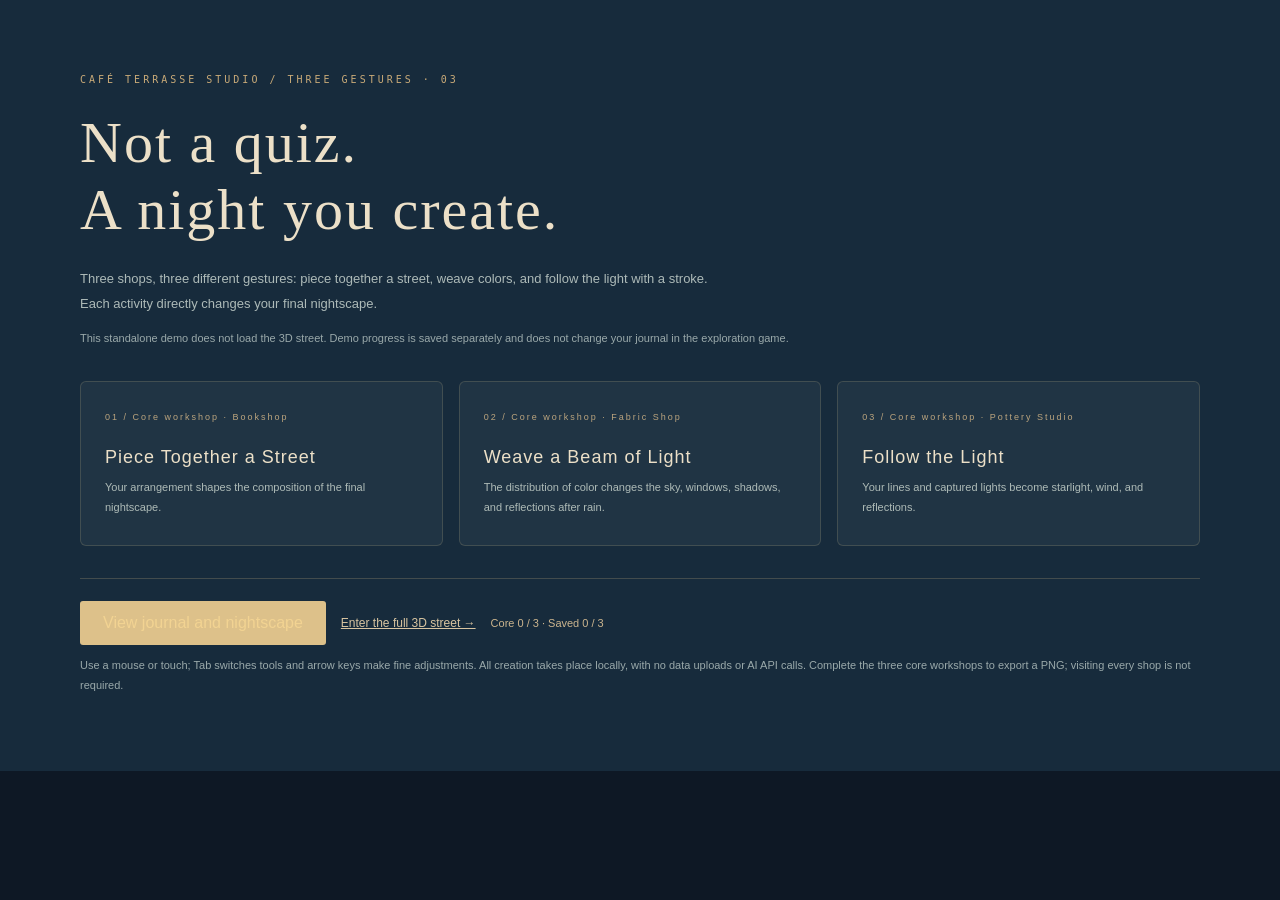
<file: workshops.html>
<!doctype html>
<html lang="en"><head><meta charset="utf-8"><meta name="viewport" content="width=device-width,initial-scale=1"><title>Night Workshops · Three Creative Activities</title><link rel="icon" href="data:,"><link rel="stylesheet" href="style.css?v=08-en">
<style>
body{overflow:auto;background:#172b3c;color:#ece0c8;padding:clamp(22px,5vw,70px);max-width:1300px;margin:auto}main{max-width:1120px;margin:auto}.lab-kicker{font:10px monospace;letter-spacing:3px;color:#c9aa78}.lab-title{font-family:Georgia,"Songti SC",serif;font-size:clamp(32px,5vw,58px);font-weight:400;letter-spacing:2px;margin:24px 0}.lab-intro{color:#adbab8;line-height:1.9;font-size:13px;max-width:650px}.lab-grid{display:grid;grid-template-columns:repeat(auto-fit,minmax(235px,1fr));gap:16px;margin:32px 0}.lab-card{padding:24px;text-align:left;border-radius:6px;min-height:165px;background:#203444;border-color:#c4b38833}.lab-card small{display:block;color:#bba47e;letter-spacing:2px;font-size:9px}.lab-card strong{display:block;font-size:18px;letter-spacing:1px;font-weight:400;margin:22px 0 10px}.lab-card span{display:block;font-size:11px;color:#aebbb7;line-height:1.8}.lab-bar{display:flex;align-items:center;gap:15px;flex-wrap:wrap;padding-top:22px;border-top:1px solid #bda67c44}.lab-bar button{padding:13px 23px;background:#ddc18a;color:#1c303b;border:0}.lab-bar a{color:#d8c4a0;font-size:12px}.lab-note{font-size:11px;color:#9aa9aa;line-height:1.8}#toast{position:fixed;z-index:30;top:20px}#story-dialog{z-index:20}.lab-gallery-count{color:#ccb58e;font-size:11px}
</style></head>
<body><main><p class="lab-kicker">CAFÉ TERRASSE STUDIO / THREE GESTURES · 03</p><h1 class="lab-title">Not a quiz.<br>A night you create.</h1><p class="lab-intro">Three shops, three different gestures: piece together a street, weave colors, and follow the light with a stroke. Each activity directly changes your final nightscape.</p><p class="lab-note">This standalone demo does not load the 3D street. Demo progress is saved separately and does not change your journal in the exploration game.</p><div class="lab-grid" id="workshop-gallery"></div><div class="lab-bar"><button id="journal">View journal and nightscape</button><a href="index.html?view=door&amp;shop=cafe">Enter the full 3D street →</a><span id="lab-count" class="lab-gallery-count"></span></div><p class="lab-note">Use a mouse or touch; Tab switches tools and arrow keys make fine adjustments. All creation takes place locally, with no data uploads or AI API calls. Complete the three core workshops to export a PNG; visiting every shop is not required.</p></main>
<dialog id="story-dialog" aria-labelledby="story-title"><button id="close-story" aria-label="Close workstation">× <span>Esc</span></button><div id="story-content"></div></dialog><div id="toast" role="status"></div>
<script type="module" src="workshops.js?v=08-en"></script></body></html>
</file>
<file: style.css>
:root{color-scheme:dark;font-family:Inter,-apple-system,BlinkMacSystemFont,"PingFang SC",sans-serif;color:#f4ead4;background:#0e1825}*{box-sizing:border-box}body{margin:0;overflow:hidden}#scene{position:fixed;inset:0;width:100%;height:100%;outline:none;touch-action:none}header{position:absolute;top:28px;left:34px;right:34px;display:flex;align-items:center;gap:17px;pointer-events:none;text-shadow:0 2px 14px #0008}.brand{font-family:Georgia,serif;font-size:34px;text-decoration:none;color:#f2dfb3;border:1px solid #dec79866;padding:7px 10px}.brand span{color:#ddaa5a}.overline{font-size:9px;letter-spacing:2.7px;margin:0 0 8px;color:#e4c997}h1{font-size:17px;font-weight:500;margin:0;letter-spacing:2px}h1 span{font-weight:300;color:#d1c7b6;font-size:12px}.edition{margin-left:auto;text-align:right;font:10px monospace;letter-spacing:2px}.edition span{display:block;margin-top:10px;font:10px sans-serif;letter-spacing:1px;color:#d4caba}#intro{position:absolute;top:31%;left:40px;max-width:330px;padding:25px 27px 26px;background:linear-gradient(120deg,#10202cda,#10202c58);border-left:1px solid #efd6a37a;backdrop-filter:blur(6px);transition:opacity .4s,transform .4s}.chapter{font-size:9px;letter-spacing:2px;color:#d7b982}#intro h2{font-family:Georgia,"Songti SC",serif;font-size:31px;font-weight:400;line-height:1.45;letter-spacing:1px;margin:21px 0 18px}#intro p{font-size:12px;line-height:2;color:#ccc6b9}button,select{font:inherit;color:inherit;border:1px solid #c2ae7a42;background:#17222dbd;border-radius:3px;cursor:pointer}button:hover{background:#c8a96c2a;border-color:#d8b87e}button:focus-visible,select:focus-visible{outline:2px solid #efc87e;outline-offset:3px}#enter{width:100%;margin:15px 0;padding:13px 16px;color:#202324;background:#ddc18a;text-align:left;font-size:12px;border:0}#enter span{float:right}small{font-size:10px;color:#aaa99f;line-height:1.8}.walking #intro{opacity:0;pointer-events:none;transform:translateX(-14px)}#location{position:absolute;bottom:107px;left:35px;font-size:13px;text-shadow:0 2px 9px #000}#location span{display:block;font-size:8px;letter-spacing:2px;color:#c6bda9;margin-top:7px}nav{position:absolute;bottom:44px;left:50%;transform:translateX(-50%);display:flex;align-items:center;gap:12px;white-space:nowrap;padding:10px 14px;background:#101c29d9;border:1px solid #c9b78430;border-radius:6px;box-shadow:0 6px 40px #0004;backdrop-filter:blur(14px);font-size:11px}nav label{display:flex;gap:9px;align-items:center;color:#bfb8a8}nav button{padding:8px 10px;border-color:transparent}select{padding:7px 20px 7px 9px}input{accent-color:#d3b57e;width:83px}output{min-width:16px;font-size:10px}footer{position:absolute;bottom:15px;left:34px;right:34px;display:flex;justify-content:space-between;gap:20px;font-size:9px;letter-spacing:.6px;color:#c6c3b6;text-shadow:0 1px 4px #000}footer b{font-weight:400;margin-left:10px;color:#b0b7ba}i{display:inline-block;width:5px;height:5px;border-radius:50%;background:#dab879;margin-right:7px}.crosshair{display:none;position:absolute;left:50%;top:50%;width:3px;height:3px;background:#faf0d999;border-radius:50%;pointer-events:none}.locked .crosshair{display:block}dialog{max-width:510px;padding:36px;background:#172431;color:#e4dccb;border:1px solid #b7a57666;border-radius:6px}dialog::backdrop{background:#0007;backdrop-filter:blur(7px)}dialog h2{font-size:23px;font-weight:400}dialog p:not(.overline){font-size:12px;line-height:1.9;color:#b8bec1}dialog button{padding:10px}#close-help{float:right;border:0;font-size:23px;padding:0;background:none}#loading{position:fixed;inset:0;display:flex;flex-direction:column;align-items:center;justify-content:center;background:#13202c;z-index:10;transition:opacity .6s}#loading span{font:30px Georgia;letter-spacing:6px;color:#e0bf83}#loading p{font-size:12px;color:#a0a9ae;margin-top:25px}#loading.done{opacity:0;pointer-events:none}#toast{position:absolute;top:105px;left:50%;transform:translateX(-50%);background:#16222eef;border:1px solid #d8bd8355;padding:11px 19px;font-size:12px;border-radius:4px;opacity:0;transition:opacity .2s;pointer-events:none}#toast.show{opacity:1}@media(max-width:800px){header{left:18px;right:18px;top:18px}.edition{display:none}#intro{left:20px;top:27%;padding:18px}nav{gap:4px;padding:8px;max-width:96vw;flex-wrap:wrap;justify-content:center;bottom:40px}.paint{display:none}footer{left:15px;right:15px}#movement{display:none}#location{bottom:115px;left:20px}h1 span{display:none}}

#interaction{position:absolute;left:50%;bottom:155px;transform:translateX(-50%);z-index:2}#interaction[hidden]{display:none}#interact{padding:13px 22px;background:#d9bf8fee;color:#152329;border:1px solid #f7dfb1;box-shadow:0 4px 25px #0008;font-size:13px;white-space:nowrap}#room-status{position:absolute;right:30px;top:108px;max-width:280px;font-size:11px;color:#e2d5b9;text-shadow:0 2px 5px #000;background:#13202bac;padding:9px 12px;border-left:2px solid #c8a777;pointer-events:none}@media(max-width:800px){#room-status{top:85px;right:16px;max-width:230px;font-size:10px}#interaction{bottom:145px}}
/* v05: a field notebook beside the world, rather than a full-screen quest menu. */
#story-hud{position:absolute;top:145px;right:30px;max-width:310px;padding:13px 16px;background:#13232dde;border:1px solid #d1bd8840;border-radius:3px;pointer-events:none;box-shadow:0 4px 24px #0003}#story-hud p{font-size:12px;margin:0 0 8px;color:#edd2a0}#story-hud span{font-size:11px;color:#aebdc4}#journal{color:#f2d392;border-color:#d9ba7b66}.story-open #interaction,.story-open #story-hud,.story-open #room-status{visibility:hidden}
#story-dialog{box-sizing:border-box;position:fixed;inset:18px 18px 18px auto;margin:0;width:390px;max-width:calc(100vw - 36px);max-height:calc(100dvh - 36px);height:fit-content;overflow:auto;padding:28px 26px 20px;background:#e9e0ce;color:#293443;border:1px solid #f9efd9;border-radius:4px;box-shadow:0 18px 70px #0007}#story-dialog::backdrop{background:#08132030;backdrop-filter:none}#story-dialog h2{font-family:Georgia,"Songti SC",serif;font-size:27px;line-height:1.4;margin:16px 0 12px}#story-dialog .overline{color:#8b674a;font-size:9px;letter-spacing:2px;padding-right:20px}#close-story{position:absolute;top:10px;right:12px;font-size:21px;color:#44505c;border:0;background:none;padding:2px 5px}#close-story span{font:9px monospace;color:#827965}#story-dialog p.story-lead{font-size:12px;line-height:1.9;color:#56606a;margin:0 0 14px}#story-dialog .study-concept{font-size:10px;color:#8a6343;letter-spacing:1px;margin:12px 0}#story-dialog p.story-fine{font-size:10px;line-height:1.8;color:#7c786f;margin:13px 0}#story-dialog p.story-path{font-size:12px;line-height:1.8;color:#455564;border-left:2px solid #a58759;padding-left:13px}#story-dialog p.story-progress{font-size:11px;color:#866642;border-bottom:1px solid #b6a58966;padding-bottom:12px}#story-dialog .study-preview{width:100%;height:auto;border:1px solid #ab927343;display:block;margin-bottom:15px}#story-dialog button{color:#37424b;border-color:#a590703f;background:#f5eedf}#story-dialog button:hover{border-color:#8d7454;background:#ddd0b8}#story-dialog button:focus-visible,#story-dialog a:focus-visible,#story-dialog summary:focus-visible{outline:2px solid #385c75;outline-offset:2px}.study-choices{display:grid;gap:8px}.study-choices button{text-align:left;padding:11px 13px!important}.study-choices button span{display:block;font-size:12px}.study-choices button small{display:block;font-size:10px;color:#76776d;margin-top:4px}.study-choices button[aria-pressed=true]{background:#d6dccc!important;border-color:#71816d!important;box-shadow:inset 3px 0 #647760}#story-dialog p.choice-status{font-size:10px;color:#69735f;line-height:1.7}#story-dialog .story-primary{display:block;width:100%;border:0;background:#314c52;color:#f8ead0;text-align:center;padding:13px 10px;font-size:12px;margin:11px 0;text-decoration:none;border-radius:3px}#story-dialog .story-primary:hover{background:#466269}#story-dialog .story-secondary{display:block;width:100%;padding:10px;font-size:11px;margin:8px 0;background:transparent}.journal-list{margin:18px 0 10px;border-top:1px solid #ab947b55}.journal-row{display:flex;align-items:center;gap:12px;width:100%;padding:11px 5px!important;text-align:left;background:transparent!important;border:0!important;border-bottom:1px solid #ab947b55!important;border-radius:0}.journal-row>span:nth-child(2){flex:1}.journal-row b{font-size:12px;font-weight:500}.journal-row small{display:block;font-size:10px;color:#7b7a73}.journal-row em{font-size:9px;font-style:normal;color:#8e7a5d;margin-left:5px}.journal-number{font:18px Georgia;width:22px}.journal-row:hover{background:#d9ccb788!important}.final-postcard{display:block;width:100%;border:1px solid #bca983;margin:18px 0}#story-dialog details{font-size:10px;line-height:1.8;color:#77756d;padding:9px 0;border-top:1px solid #b7a98a66}#story-dialog details p{font-size:10px;color:#77756d}#story-dialog summary{cursor:pointer;color:#796c55}#story-dialog p.panel-controls{font:9px sans-serif;color:#999182;border-top:1px solid #bba98a55;padding-top:12px;margin:15px 0 0}#toast{z-index:4;max-width:80vw;line-height:1.8}.story-open nav{opacity:.5;pointer-events:none}
@media(max-width:1000px){nav{gap:3px;padding:8px}nav button{padding:8px}.paint{display:none}h1 span{display:none}}
@media(max-width:600px){#story-dialog{inset:10px 10px 10px auto;width:calc(100vw - 20px);max-width:420px;max-height:calc(100dvh - 20px);padding:26px 20px 16px}#story-hud{top:auto;right:16px;bottom:208px;max-width:230px;padding:10px}#story-hud p{font-size:10px}#story-hud span{font-size:10px}nav{width:95vw;white-space:normal}#room-status{display:none}.study-preview{max-height:170px;object-fit:contain}#intro{max-width:290px}footer{font-size:8px}}

/* v06 — the workbench is a place to act, not a multiple-choice card. */
#story-dialog.is-workshop{inset:24px;margin:auto;width:min(1040px,calc(100vw - 48px));max-width:none;max-height:calc(100dvh - 48px);padding:28px 32px;background:#ede5d5;border-radius:10px}
#story-dialog.is-workshop h2{margin:10px 0 8px;font-size:30px;letter-spacing:1px}
#story-dialog.is-workshop .story-lead{max-width:760px;margin-bottom:22px}
.workshop-layout{display:grid;grid-template-columns:minmax(0,1.9fr) minmax(235px,1fr);gap:26px;align-items:start}
.workshop-stage{min-width:0}.workshop-canvas{display:block;width:100%;height:auto;aspect-ratio:640/420;border-radius:5px;box-shadow:0 7px 20px #14253722;cursor:crosshair;touch-action:none;user-select:none;outline-offset:4px}
.workshop-canvas:focus-visible{outline:2px solid #a17e47}.workshop-caption{display:flex;justify-content:space-between;gap:10px;color:#887961;font:8px monospace;letter-spacing:1px;margin-top:12px}
#story-dialog p.workshop-hint{font-size:12px;color:#5a6e6e;line-height:1.8;padding:12px 0;border-bottom:1px solid #b4a38155}
#story-dialog .workshop-tools h3{font:19px Georgia,"Songti SC",serif;font-weight:500;margin:10px 0}
#story-dialog p.workshop-instruction{color:#65716e;font-size:11px;line-height:1.9;margin:0 0 14px}
.workshop-tools .overline{font-size:8px!important}.workshop-range{display:block;margin:13px 0;font-size:10px;color:#62706c}.workshop-range>span{display:flex;justify-content:space-between;gap:8px}.workshop-range output{font-size:9px;color:#8c785d}.workshop-range input{display:block;width:100%;margin:10px 0 2px;accent-color:#496966;min-height:20px;cursor:ew-resize}
.workshop-history{display:flex;flex-wrap:wrap;gap:5px;border-top:1px solid #b4a38155;padding-top:12px;margin-top:16px}#story-dialog .workshop-history button{font-size:9px;padding:7px 8px;border-radius:4px}
#story-dialog button:disabled{opacity:.42;cursor:not-allowed}#story-dialog button:disabled:hover{background:#f5eedf}
#story-dialog p.workshop-feedback{min-height:32px;font-size:10px;line-height:1.6;color:#627369;margin:12px 0 8px}
#story-dialog p.workshop-result-label{font-size:9px;letter-spacing:1px;color:#a08053;margin:6px 0}.workshop-postcard{width:100%;height:auto;display:block;border:1px solid #cabba0}
#story-dialog p.workshop-effect{font-size:10px;line-height:1.7;color:#7d7e70;margin:8px 0}
#story-dialog p.workshop-key-help{color:#87877a;font-size:9px;line-height:1.8;margin:8px 0}
.workshop-swatches,.workshop-picker{display:flex;gap:6px;flex-wrap:wrap}#story-dialog .workshop-swatches button{font-size:9px;padding:9px 7px;border-top:6px solid var(--ink)}#story-dialog .workshop-picker button{font-size:9px;padding:8px}
#story-dialog .workshop-picker [aria-pressed=true],#story-dialog .workshop-swatches [aria-pressed=true]{background:#314e53;color:#f8efd9;border-color:#314e53}
#story-dialog.is-workshop .story-primary{width:100%;max-width:560px;margin:17px 0 6px;border-radius:5px}
#story-dialog.is-workshop .story-secondary{width:100%;max-width:560px;margin:2px 0;text-align:center}
#story-dialog.is-workshop .story-fine{margin:10px 0 0;max-width:760px}
@media(max-width:720px){#story-dialog.is-workshop{inset:10px;width:calc(100vw - 20px);max-height:calc(100dvh - 20px);padding:24px 17px}.workshop-layout{grid-template-columns:1fr;gap:15px}.workshop-postcard{max-width:260px}.workshop-tools{display:block}.workshop-caption{font-size:7px}#story-dialog.is-workshop h2{font-size:25px}.workshop-range input{min-height:28px}.workshop-history button{min-height:38px}}
@media(prefers-reduced-motion:reduce){*{scroll-behavior:auto!important;transition:none!important}}
/* v07 commission controls */
#story-dialog p.workshop-control-label{font-size:9px;letter-spacing:1px;color:#8b7657;margin:14px 0 7px}.workshop-choice-grid{display:grid;grid-template-columns:repeat(2,minmax(0,1fr));gap:6px}.workshop-choice-grid button{font-size:9px;padding:9px 6px}.workshop-choice-grid button[aria-pressed=true]{background:#314e53!important;color:#f8efd9!important;border-color:#314e53!important}.commission-grid{display:grid;gap:9px;margin:17px 0}.commission-card{text-align:left!important;padding:13px 14px!important}.commission-card strong,.commission-card span,.commission-card small{display:block}.commission-card strong{font:16px Georgia,"Songti SC",serif}.commission-card span{font-size:10px;color:#7c6b54;margin:5px 0}.commission-card small{font-size:10px;line-height:1.7;color:#6e7470}.commission-card[aria-pressed=true]{background:#d8dfd6!important;border-color:#61796d!important}.commission-brief{border-left:3px solid #9b7c52;padding:10px 14px;margin:14px 0;background:#e4dac5}.commission-brief b{display:block;font:18px Georgia,"Songti SC",serif;margin-bottom:6px}.commission-brief span{font-size:11px;line-height:1.8;color:#5e665f}.trait-list{display:grid;grid-template-columns:repeat(5,1fr);gap:6px;margin:14px 0}.trait-item{background:#ded5c3;padding:8px 4px;text-align:center}.trait-item b{display:block;font-size:11px}.trait-item span{font-size:8px;color:#88785f}.gallery-grid{display:grid;grid-template-columns:repeat(2,minmax(0,1fr));gap:10px;margin:15px 0}.gallery-item{border:1px solid #bca983;background:#e4dac7;padding:7px}.gallery-item img{width:100%;height:auto;display:block}.gallery-item b,.gallery-item small{display:block;margin-top:5px}.gallery-item b{font:12px Georgia,"Songti SC",serif}.gallery-item small{font-size:8px;color:#766d60}@media(max-width:600px){.trait-list{grid-template-columns:repeat(3,1fr)}.gallery-grid{grid-template-columns:1fr}}
</file>
